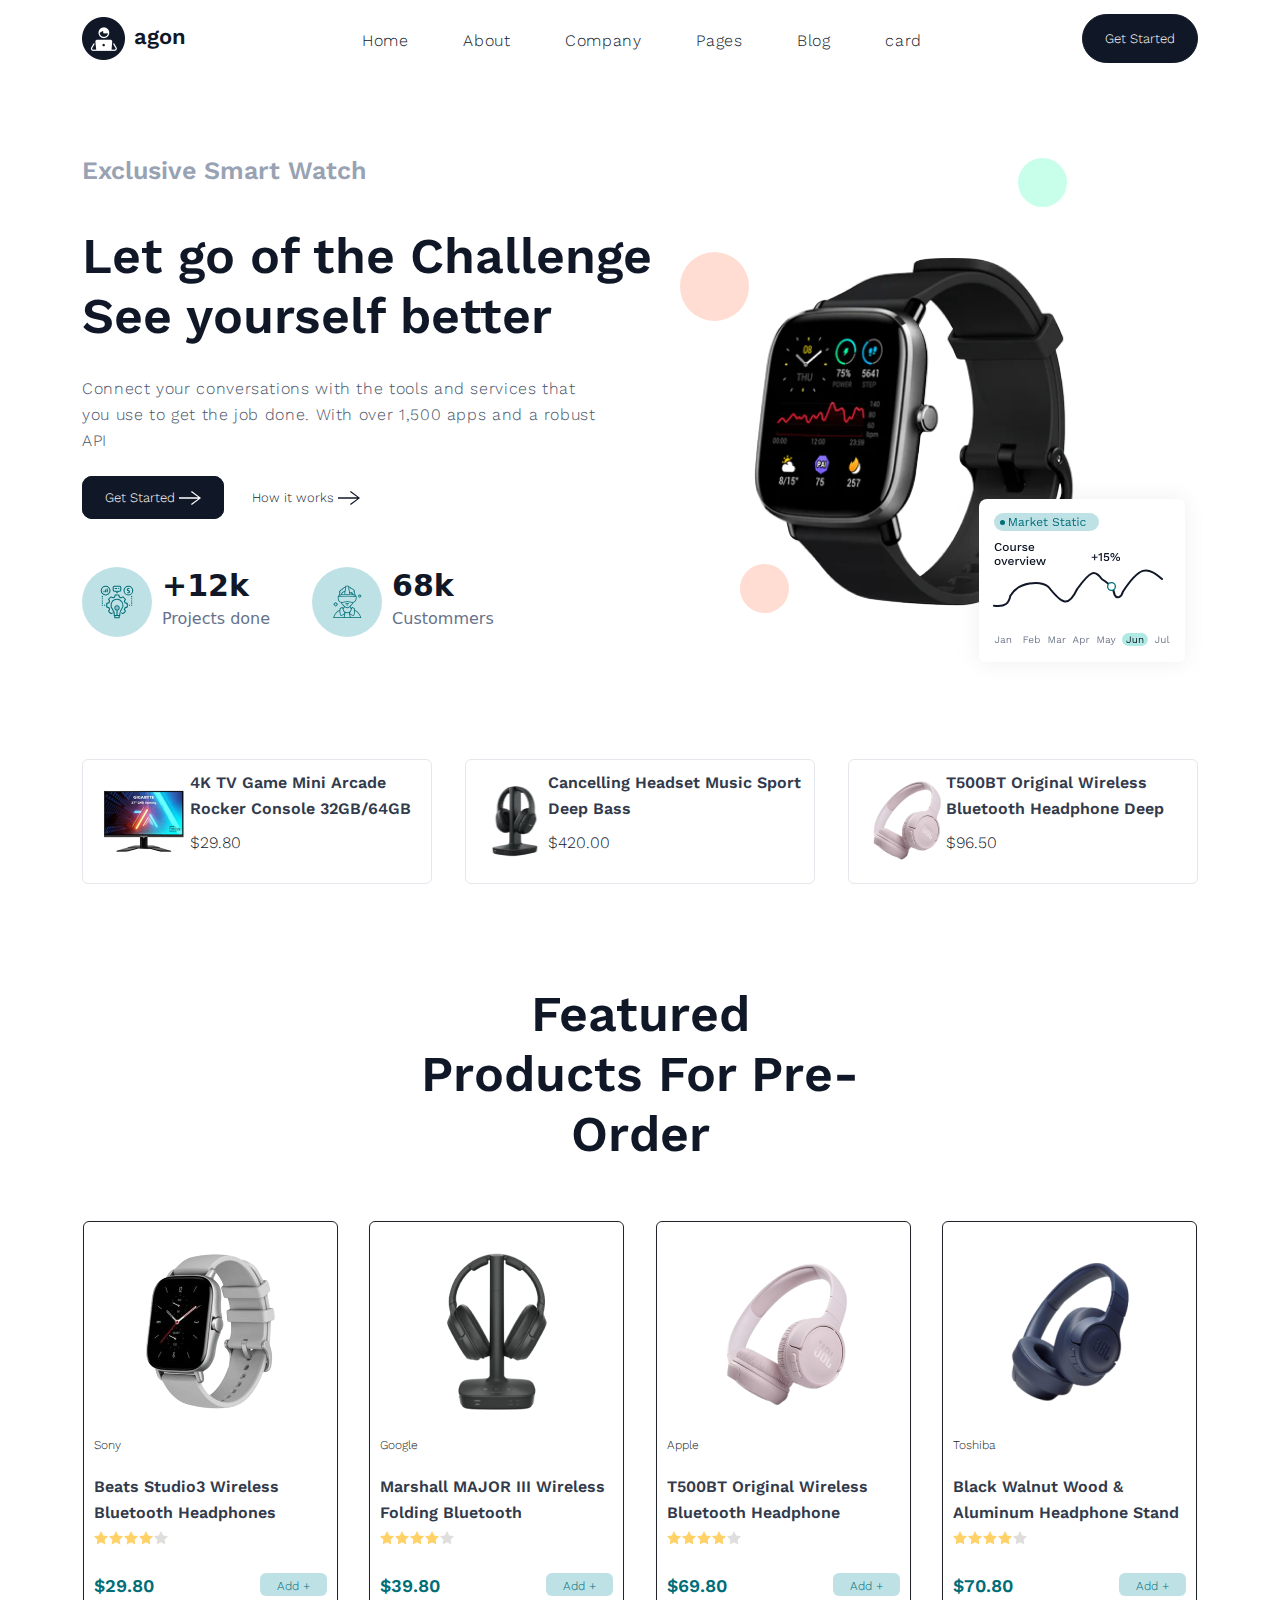
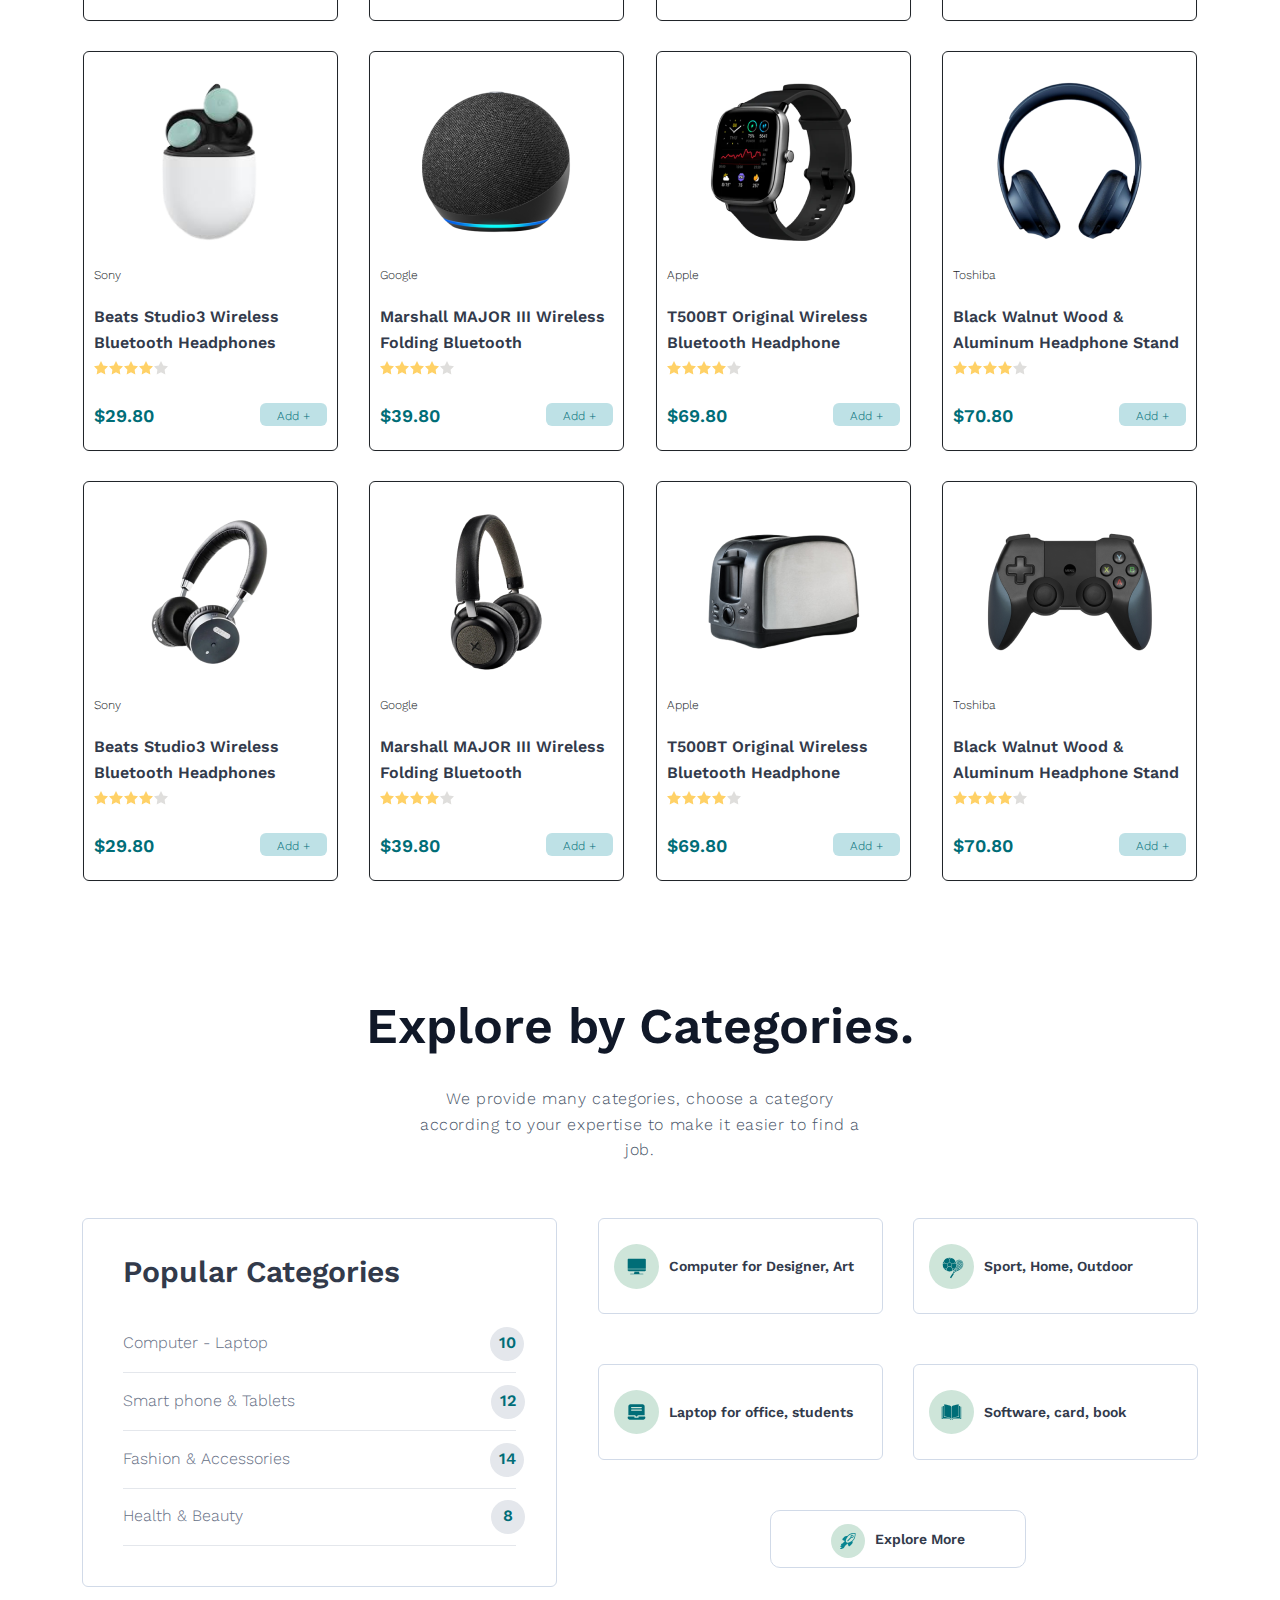
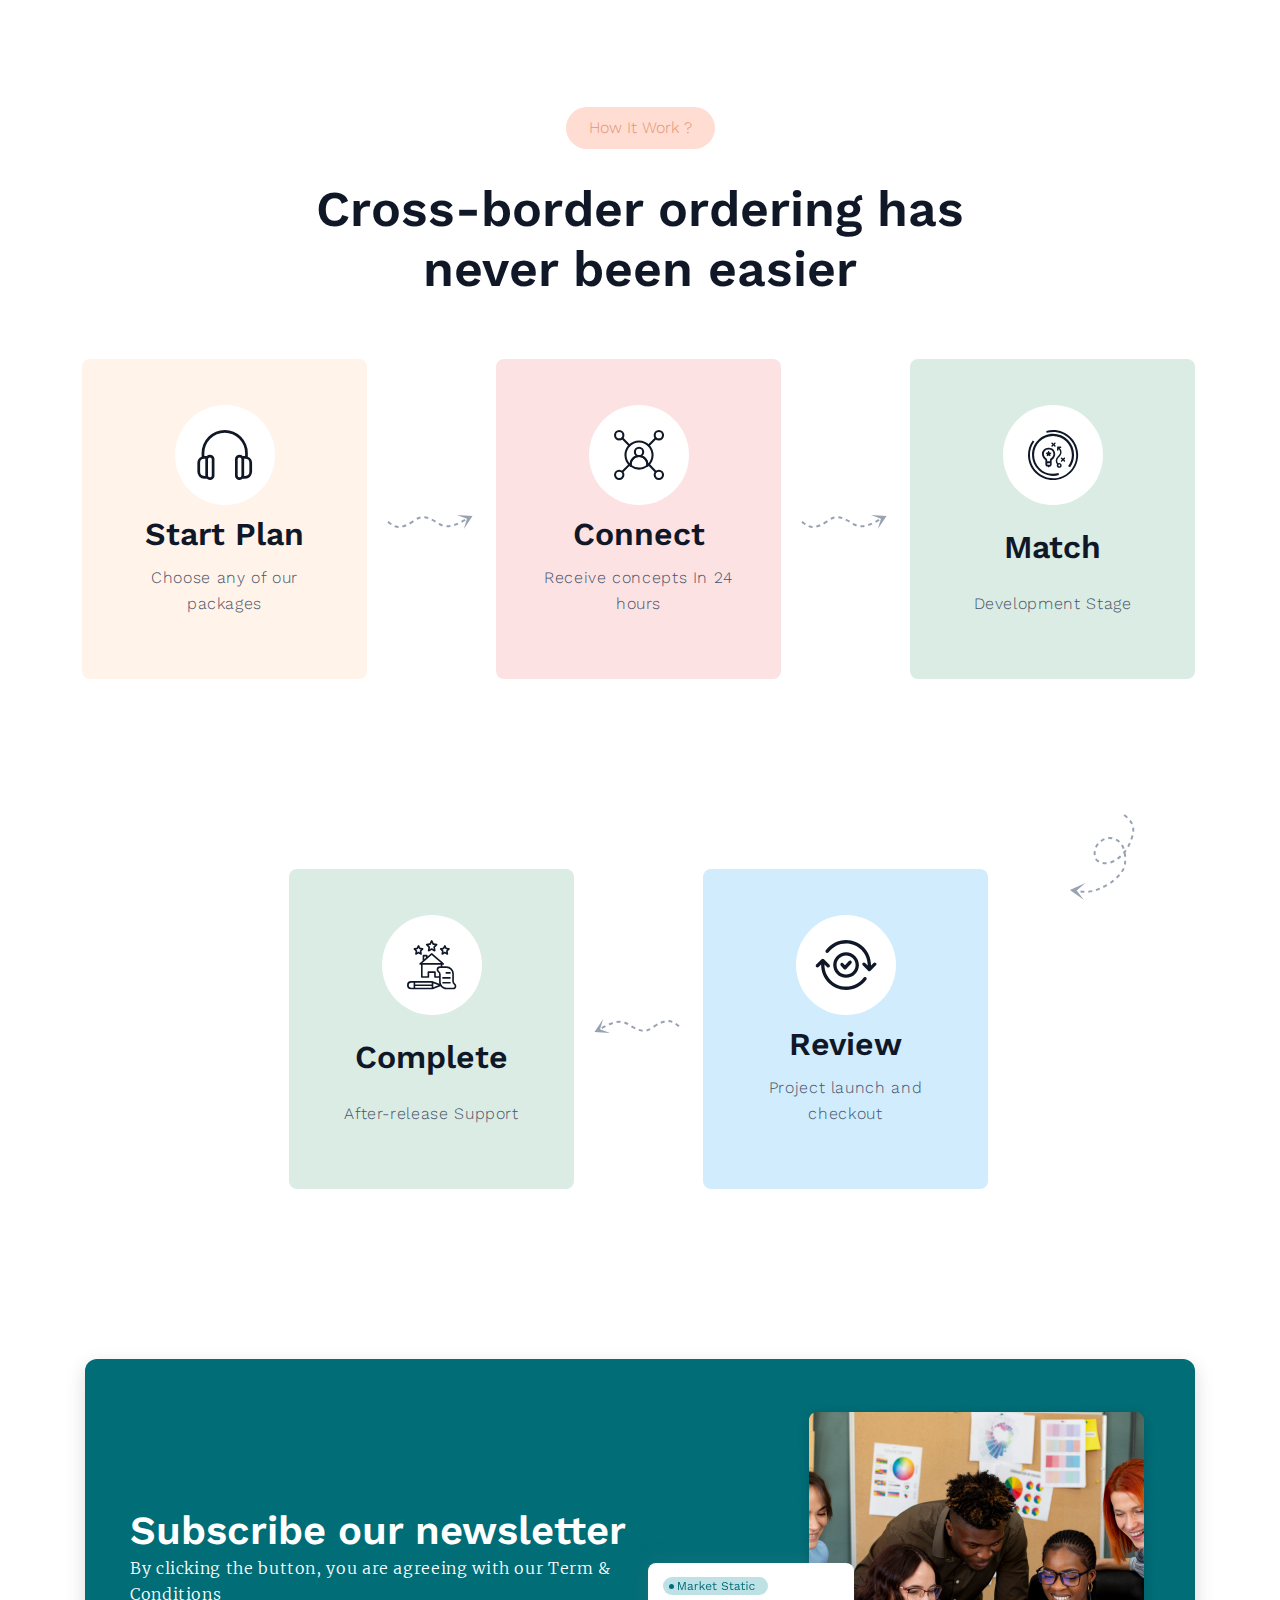
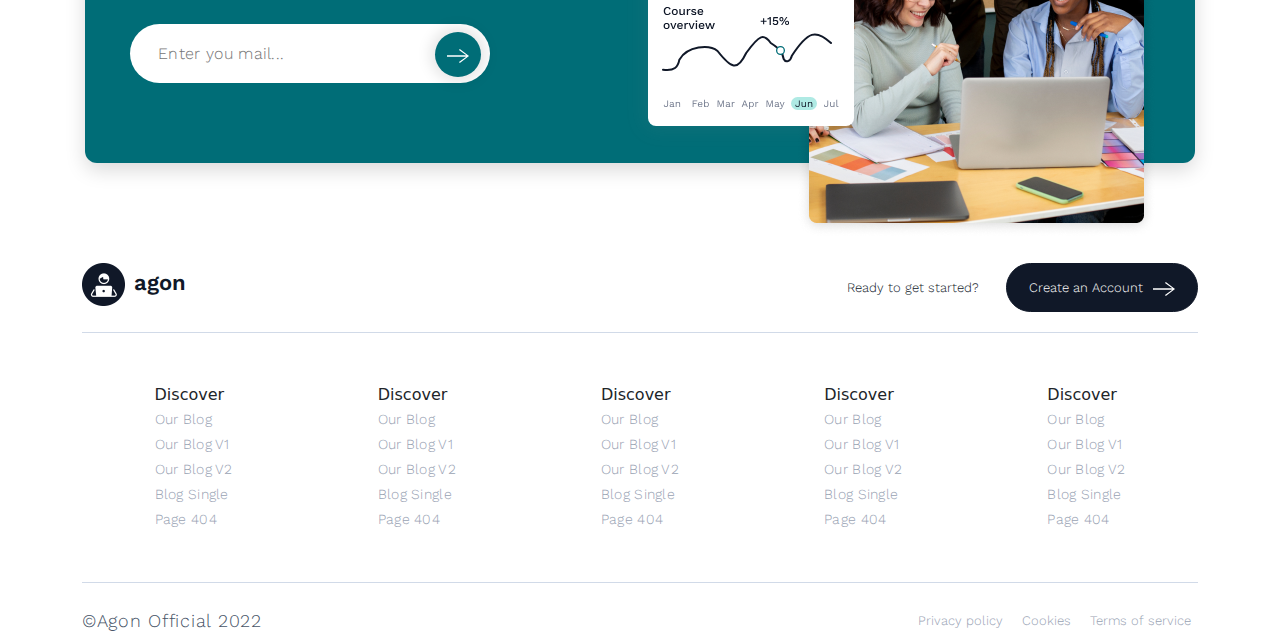
<file: index.html>
<!DOCTYPE html>
<html lang="en">

<head>
    <meta charset="UTF-8">
    <meta name="viewport" content="width=device-width, initial-scale=1.0">
    <title>Agor</title>
    <link rel="icon" href="images/logo.png">
    <link rel="stylesheet" href="styles/style.css">
    <link rel="stylesheet" href="styles/bootstrap.css">
</head>

<body>
    <div class="wrapper">
        <header class="header">
            <nav class="navbar">
                <div class="container">
                    <a href="#" class="logo navbar__logo"><img src="images/logo.png" alt=""><span>agon</span></a>
                    <ul class="list navbar__list navbar__list--add-space-between">
                        <li class="navbar__item"><a href="index.html" class="navbar__link">Home</a></li>
                        <li class="navbar__item"><a href="#" class="navbar__link">About</a></li>
                        <li class="navbar__item"><a href="#" class="navbar__link">Company</a></li>
                        <li class="navbar__item"><a href="#" class="navbar__link">Pages</a></li>
                        <li class="navbar__item"><a href="#" class="navbar__link">Blog</a></li>
                        <li class="navbar__item"><a href="pages/card.html" class="navbar__link">card</a></li>
                    </ul>
                    <div class="dropdown navbar__menu-mobile">
                        <button class="btn btn-secondary dropdown-toggle navbar__menu-mobile-button" type="button"
                            data-bs-toggle="dropdown" aria-expanded="false">
                            Menu
                        </button>
                        <ul class="dropdown-menu">
                            <li><a class="dropdown-item navbar__link" href="index.html">Home</a></li>
                            <li><a class="dropdown-item navbar__link" href="#">About</a></li>
                            <li><a class="dropdown-item navbar__link" href="#">Company</a></li>
                            <li><a class="dropdown-item navbar__link" href="#">Pages</a></li>
                            <li><a class="dropdown-item navbar__link" href="#">Blog</a></li>
                            <li><a class="dropdown-item navbar__link" href="pages/card.html">card</a></li>
                        </ul>
                    </div>
                    <!-- rounding - this is when the rounding increases; for example button border-radius: 10px; go to border-radius: 30px;-->
                    <button class="button navbar__button navbar__button--rounding" type="button">Get Started</button>
                </div>
            </nav>
            <div class="container">
                <div class="header__content">
                    <div class="header__content-left">
                        <p class="top-text header__top-text header__top-text--increase-size">Exclusive Smart Watch</p>
                        <h1 class="title header__title header__title--left">Let go of the Challenge See yourself better
                        </h1>
                        <!-- left - the object appears on the left side -->
                        <p class="desc header__title-desc">Connect your conversations with the tools and services that
                            you use to get the job done. With over 1,500 apps and a robust API</p>
                        <ul class="list header__list header__list--add-space-between">
                            <li><a href="#" class="button header__button">Get Started <img src="vectors/arrow-white.svg"
                                        alt=""></a></li>
                            <!-- light - the background of the object becomes white and its text black and the border may disappear -->
                            <li><a href="#" class="button header__button header__button--light">How it works <img
                                        src="vectors/arrow-black.svg" alt=""></a></li>
                        </ul>
                        <div class="header__stats d-flex">
                            <div class="header__stats-project d-flex">
                                <img src="vectors/something.svg" alt="">
                                <div class="header__project-info">
                                    <h2 class="header__project-info-num">+12k</h2>
                                    <p class="header__project-info-desc">Projects done</p>
                                </div>
                            </div>
                            <div class="header__stats-project-worker d-flex">
                                <img src="vectors/worker.svg" alt="">
                                <div class="header__project-info">
                                    <h2 class="header__project-info-num">68k</h2>
                                    <p class="header__project-info-desc">Custommers</p>
                                </div>
                            </div>
                        </div>
                    </div>
                    <div class="header__content-right">
                        <span class="header__right-circle1"></span>
                        <span class="header__right-circle2"></span>
                        <span class="header__right-circle3"></span>
                        <img src="images/title-watch.png" alt="" class="header__right-watch">
                        <img src="vectors/stats.svg" alt="" class="header__right-stats">
                    </div>
                </div>
            </div>
        </header>
        <main class="main">
            <div class="container">
                <div class="special-menu d-flex">
                    <div class="special__box d-flex">
                        <img src="images/tv.png" alt="" class="special__pic special__pic1">
                        <div class="special__info">
                            <h2 class="special__title">4K TV Game Mini Arcade Rocker Console 32GB/64GB</h2>
                            <p class="special__price">$29.80</p>
                        </div>
                    </div>
                    <div class="special__box d-flex">
                        <img src="images/headphone1.png" alt="" class="special__pic special__pic2">
                        <div class="special__info">
                            <h2 class="special__title">Cancelling Headset Music Sport Deep Bass</h2>
                            <p class="special__price">$420.00</p>
                        </div>
                    </div>
                    <div class="special__box d-flex special__box-mobile">
                        <img src="images/headphones2.png" alt="" class="special__pic special__pic3">
                        <div class="special__info">
                            <h2 class="special__title">T500BT Original Wireless Bluetooth Headphone Deep </h2>
                            <p class="special__price">$96.50</p>
                        </div>
                    </div>
                </div>
            </div>
            <h2 class="title title--custom-setting-1">Featured Products For Pre-Order</h2>
            <div class="container">
                <div class="menu d-grid">
                    <div class="menu__content">
                        <div class="menu__content-img">
                            <img src="images/product1.png" alt="" class="menu__content-pic">
                        </div>
                        <div class="menu__content-info">
                            <p class="top-text menu__content-company">Sony</p>
                            <h2 class="title menu__content-title menu__content-title--redesign">Beats Studio3 Wireless Bluetooth Headphones</h2>
                            <img src="vectors/stars.svg" alt="" class="menu__content-stars">
                            <div class="menu__price-and-button d-flex">
                                <p class="menu__content-price">$29.80</p>
                                <!-- redesign - changing several parameters at once -->
                                <!-- without-resizing - when @media is used to make an object smaller and this is not needed or any other changes -->
                                <form action="#" class="menu__content-form">
                                    <button class="button menu__content--redesign menu__content--without-changes"
                                        type="button">Add +</button>
                                </form>
                            </div>
                        </div>
                    </div>
                    <div class="menu__content">
                        <div class="menu__content-img">
                            <img src="images/product2.png" alt="" class="menu__content-pic">
                        </div>
                        <div class="menu__content-info">
                            <p class="top-text menu__content-company">Google</p>
                            <h2 class="title menu__content-title menu__content-title--redesign">Marshall MAJOR III Wireless Folding Bluetooth</h2>
                            <img src="vectors/stars.svg" alt="" class="menu__content-stars">
                            <div class="menu__price-and-button d-flex">
                                <p class="menu__content-price">$39.80</p>
                                <!-- redesign - changing several parameters at once -->
                                <!-- without-resizing - when @media is used to make an object smaller and this is not needed or any other changes -->
                                <form action="#" class="menu__content-form">
                                    <button class="button menu__content--redesign menu__content--without-changes"
                                        type="button">Add +</button>
                                </form>
                            </div>
                        </div>
                    </div>
                    <div class="menu__content">
                        <div class="menu__content-img">
                            <img src="images/product3.png" alt="" class="menu__content-pic">
                        </div>
                        <div class="menu__content-info">
                            <p class="top-text menu__content-company">Apple</p>
                            <h2 class="title menu__content-title menu__content-title--redesign">T500BT Original Wireless Bluetooth Headphone</h2>
                            <img src="vectors/stars.svg" alt="" class="menu__content-stars">
                            <div class="menu__price-and-button d-flex">
                                <p class="menu__content-price">$69.80</p>
                                <!-- redesign - changing several parameters at once -->
                                <!-- without-resizing - when @media is used to make an object smaller and this is not needed or any other changes -->
                                <form action="#" class="menu__content-form">
                                    <button class="button menu__content--redesign menu__content--without-changes"
                                        type="button">Add +</button>
                                </form>
                            </div>
                        </div>
                    </div>
                    <div class="menu__content">
                        <div class="menu__content-img">
                            <img src="images/product4.png" alt="" class="menu__content-pic">
                        </div>
                        <div class="menu__content-info">
                            <p class="top-text menu__content-company">Toshiba</p>
                            <h2 class="title menu__content-title menu__content-title--redesign">Black Walnut Wood & Aluminum Headphone Stand</h2>
                            <img src="vectors/stars.svg" alt="" class="menu__content-stars">
                            <div class="menu__price-and-button d-flex">
                                <p class="menu__content-price">$70.80</p>
                                <!-- redesign - changing several parameters at once -->
                                <!-- without-resizing - when @media is used to make an object smaller and this is not needed or any other changes -->
                                <form action="#" class="menu__content-form">
                                    <button class="button menu__content--redesign menu__content--without-changes"
                                        type="button">Add +</button>
                                </form>
                            </div>
                        </div>
                    </div>
                    <div class="menu__content">
                        <div class="menu__content-img">
                            <img src="images/product5.png" alt="" class="menu__content-pic">
                        </div>
                        <div class="menu__content-info">
                            <p class="top-text menu__content-company">Sony</p>
                            <h2 class="title menu__content-title menu__content-title--redesign">Beats Studio3 Wireless Bluetooth Headphones</h2>
                            <img src="vectors/stars.svg" alt="" class="menu__content-stars">
                            <div class="menu__price-and-button d-flex">
                                <p class="menu__content-price">$29.80</p>
                                <!-- redesign - changing several parameters at once -->
                                <!-- without-resizing - when @media is used to make an object smaller and this is not needed or any other changes -->
                                <form action="#" class="menu__content-form">
                                    <button class="button menu__content--redesign menu__content--without-changes"
                                        type="button">Add +</button>
                                </form>
                            </div>
                        </div>
                    </div>
                    <div class="menu__content">
                        <div class="menu__content-img">
                            <img src="images/product6.png" alt="" class="menu__content-pic">
                        </div>
                        <div class="menu__content-info">
                            <p class="top-text menu__content-company">Google</p>
                            <h2 class="title menu__content-title menu__content-title--redesign">Marshall MAJOR III Wireless Folding Bluetooth</h2>
                            <img src="vectors/stars.svg" alt="" class="menu__content-stars">
                            <div class="menu__price-and-button d-flex">
                                <p class="menu__content-price">$39.80</p>
                                <!-- redesign - changing several parameters at once -->
                                <!-- without-resizing - when @media is used to make an object smaller and this is not needed or any other changes -->
                                <form action="#" class="menu__content-form">
                                    <button class="button menu__content--redesign menu__content--without-changes"
                                        type="button">Add +</button>
                                </form>
                            </div>
                        </div>
                    </div>
                    <div class="menu__content">
                        <div class="menu__content-img">
                            <img src="images/product7.png" alt="" class="menu__content-pic">
                        </div>
                        <div class="menu__content-info">
                            <p class="top-text menu__content-company">Apple</p>
                            <h2 class="title menu__content-title menu__content-title--redesign">T500BT Original Wireless Bluetooth Headphone</h2>
                            <img src="vectors/stars.svg" alt="" class="menu__content-stars">
                            <div class="menu__price-and-button d-flex">
                                <p class="menu__content-price">$69.80</p>
                                <!-- redesign - changing several parameters at once -->
                                <!-- without-resizing - when @media is used to make an object smaller and this is not needed or any other changes -->
                                <form action="#" class="menu__content-form">
                                    <button class="button menu__content--redesign menu__content--without-changes"
                                        type="button">Add +</button>
                                </form>
                            </div>
                        </div>
                    </div>
                    <div class="menu__content">
                        <div class="menu__content-img">
                            <img src="images/product8.png" alt="" class="menu__content-pic">
                        </div>
                        <div class="menu__content-info">
                            <p class="top-text menu__content-company">Toshiba</p>
                            <h2 class="title menu__content-title menu__content-title--redesign">Black Walnut Wood & Aluminum Headphone Stand</h2>
                            <img src="vectors/stars.svg" alt="" class="menu__content-stars">
                            <div class="menu__price-and-button d-flex">
                                <p class="menu__content-price">$70.80</p>
                                <!-- redesign - changing several parameters at once -->
                                <!-- without-resizing - when @media is used to make an object smaller and this is not needed or any other changes -->
                                <form action="#" class="menu__content-form">
                                    <button class="button menu__content--redesign menu__content--without-changes"
                                        type="button">Add +</button>
                                </form>
                            </div>
                        </div>
                    </div>
                    <div class="menu__content">
                        <div class="menu__content-img">
                            <img src="images/product9.png" alt="" class="menu__content-pic">
                        </div>
                        <div class="menu__content-info">
                            <p class="top-text menu__content-company">Sony</p>
                            <h2 class="title menu__content-title menu__content-title--redesign">Beats Studio3 Wireless Bluetooth Headphones</h2>
                            <img src="vectors/stars.svg" alt="" class="menu__content-stars">
                            <div class="menu__price-and-button d-flex">
                                <p class="menu__content-price">$29.80</p>
                                <!-- redesign - changing several parameters at once -->
                                <!-- without-resizing - when @media is used to make an object smaller and this is not needed or any other changes -->
                                <form action="#" class="menu__content-form">
                                    <button class="button menu__content--redesign menu__content--without-changes"
                                        type="button">Add +</button>
                                </form>
                            </div>
                        </div>
                    </div>
                    <div class="menu__content">
                        <div class="menu__content-img">
                            <img src="images/product10.png" alt="" class="menu__content-pic">
                        </div>
                        <div class="menu__content-info">
                            <p class="top-text menu__content-company">Google</p>
                            <h2 class="title menu__content-title menu__content-title--redesign">Marshall MAJOR III Wireless Folding Bluetooth</h2>
                            <img src="vectors/stars.svg" alt="" class="menu__content-stars">
                            <div class="menu__price-and-button d-flex">
                                <p class="menu__content-price">$39.80</p>
                                <!-- redesign - changing several parameters at once -->
                                <!-- without-resizing - when @media is used to make an object smaller and this is not needed or any other changes -->
                                <form action="#" class="menu__content-form">
                                    <button class="button menu__content--redesign menu__content--without-changes"
                                        type="button">Add +</button>
                                </form>
                            </div>
                        </div>
                    </div>
                    <div class="menu__content">
                        <div class="menu__content-img">
                            <img src="images/product11.png" alt="" class="menu__content-pic">
                        </div>
                        <div class="menu__content-info">
                            <p class="top-text menu__content-company">Apple</p>
                            <h2 class="title menu__content-title menu__content-title--redesign">T500BT Original Wireless Bluetooth Headphone</h2>
                            <img src="vectors/stars.svg" alt="" class="menu__content-stars">
                            <div class="menu__price-and-button d-flex">
                                <p class="menu__content-price">$69.80</p>
                                <!-- redesign - changing several parameters at once -->
                                <!-- without-resizing - when @media is used to make an object smaller and this is not needed or any other changes -->
                                <form action="#" class="menu__content-form">
                                    <button class="button menu__content--redesign menu__content--without-changes"
                                        type="button">Add +</button>
                                </form>
                            </div>
                        </div>
                    </div>
                    <div class="menu__content">
                        <div class="menu__content-img">
                            <img src="images/product12.png" alt="" class="menu__content-pic">
                        </div>
                        <div class="menu__content-info">
                            <p class="top-text menu__content-company">Toshiba</p>
                            <h2 class="title menu__content-title menu__content-title--redesign">Black Walnut Wood & Aluminum Headphone Stand</h2>
                            <img src="vectors/stars.svg" alt="" class="menu__content-stars">
                            <div class="menu__price-and-button d-flex">
                                <p class="menu__content-price">$70.80</p>
                                <!-- redesign - changing several parameters at once -->
                                <!-- without-resizing - when @media is used to make an object smaller and this is not needed or any other changes -->
                                <form action="#" class="menu__content-form">
                                    <button class="button menu__content--redesign menu__content--without-changes"
                                        type="button">Add +</button>
                                </form>
                            </div>
                        </div>
                    </div>
                </div>
            </div>
            <h2 class="title title--custom-setting-2">Explore by Categories.</h2>
            <p class="desc desc--custom-setting-1">We provide many categories, choose a category according to your
                expertise to make it easier to find a job.</p>
            <div class="container">
                <div class="categories d-flex">
                    <div class="categories__content-left">
                        <h2 class="categories__left-title">Popular Categories</h2>
                        <div class="categories__left-box d-flex">
                            <p class="categories__stats">Computer - Laptop</p>
                            <p class="categories__stats-num"><span class="categories__stats-num-circle"></span><span
                                    class="categories__stats-num-text">10</span></p>
                        </div>
                        <div class="categories__left-box d-flex">
                            <p class="categories__stats">Smart phone & Tablets</p>
                            <p class="categories__stats-num"><span class="categories__stats-num-circle"></span><span
                                    class="categories__stats-num-text">12</span></p>
                        </div>
                        <div class="categories__left-box d-flex">
                            <p class="categories__stats">Fashion & Accessories</p>
                            <p class="categories__stats-num"><span class="categories__stats-num-circle"></span><span
                                    class="categories__stats-num-text">14</span></p>
                        </div>
                        <!-- redesign - changing several parameters at once  -->
                        <div class="categories__left-box d-flex categories__left-box--redesign">
                            <p class="categories__stats">Health & Beauty</p>
                            <p class="categories__stats-num"><span
                                    class="categories__stats-num-circle categories__num-circle-i-hate-last-child"></span><span
                                    class="categories__stats-num-text categories__stats-num-text-i-hate-last-child">8</span>
                            </p>
                        </div>
                    </div>
                    <div class="categories__content-right">
                        <div class="categories__right-box d-flex">
                            <img src="vectors/monitor.svg" alt="" class="categories__right-logo">
                            <p class="catgeories__right-text">Computer for Designer, Art</p>
                        </div>
                        <div class="categories__right-box d-flex">
                            <img src="vectors/sport.svg" alt="" class="categories__right-logo">
                            <p class="catgeories__right-text">Sport, Home, Outdoor</p>
                        </div>
                        <div class="categories__right-box d-flex">
                            <img src="vectors/laptop.svg" alt="" class="categories__right-logo">
                            <p class="catgeories__right-text">Laptop for office, students</p>
                        </div>
                        <div class="categories__right-box d-flex">
                            <img src="vectors/book.svg" alt="" class="categories__right-logo">
                            <p class="catgeories__right-text">Software, card, book</p>
                        </div>
                        <button class="button categories__right-button categories__right-button--redesign"
                            type="button"><img src="vectors/rocket.svg" alt=""><span>Explore More</span></button>
                    </div>
                </div>
            </div>
            <div class="button__title">
                <!-- redesign - changing several parameters at once -->
                <button class="button button__title--redesign">How It Work ?</button>
                <h2 class="title button__title-title">Cross-border ordering has never been easier</h2>
            </div>
            <div class="container">
                <div class="tutorial d-grid">
                    <div class="tutorial__content tutorial__content-box-1">
                        <img src="vectors/tutorial1.svg" alt="" class="tutorial__logo">
                        <!-- redesign - changing several parameters at once -->
                        <h2 class="title tutorial__title tutorial__title--redesign">Start Plan</h2>
                        <!-- to-center - when one object needs to be moved to the center -->
                        <p class="desc tutorial__desc tutorial__desc--to-center">Choose any of our packages</p>
                    </div>
                    <img src="vectors/arrow__face-right.svg" alt="" class="tutorial__arrow1">
                    <div class="tutorial__content tutorial__content-box-2">
                        <img src="vectors/tutorial2.svg" alt="" class="tutorial__logo">
                        <!-- redesign - changing several parameters at once -->
                        <h2 class="title tutorial__title tutorial__title--redesign">Connect</h2>
                        <!-- to-center - when one object needs to be moved to the center -->
                        <p class="desc tutorial__desc tutorial__desc--to-center">Receive concepts In 24 hours</p>
                    </div>
                    <img src="vectors/arrow__face-right.svg" alt="" class="tutorial__arrow2">
                    <div class="tutorial__content tutorial__content-box-3">
                        <img src="vectors/tutorial3.svg" alt="" class="tutorial__logo">
                        <!-- redesign - changing several parameters at once -->
                        <h2 class="title tutorial__title tutorial__title--redesign">Match</h2>
                        <!-- to-center - when one object needs to be moved to the center -->
                        <p class="desc tutorial__desc tutorial__desc--to-center">Development Stage</p>
                    </div>
                    <img src="vectors/arrow__face-right-and-down.svg" alt="" class="tutorial__arrow3">
                    <div class="tutorial__content tutorial__content-box-4">
                        <img src="vectors/tutorial5.svg" alt="" class="tutorial__logo">
                        <!-- redesign - changing several parameters at once -->
                        <h2 class="title tutorial__title tutorial__title--redesign">Review</h2>
                        <!-- to-center - when one object needs to be moved to the center -->
                        <p class="desc tutorial__desc tutorial__desc--to-center">Project launch and checkout</p>
                    </div>
                    <img src="vectors/arrow__face-left.svg" alt="" class="tutorial__arrow4">
                    <div class="tutorial__content tutorial__content-box-5">
                        <img src="vectors/tutroial4.svg" alt="" class="tutorial__logo">
                        <!-- redesign - changing several parameters at once -->
                        <h2 class="title tutorial__title tutorial__title--redesign">Complete</h2>
                        <!-- to-center - when one object needs to be moved to the center -->
                        <p class="desc tutorial__desc tutorial__desc--to-center">After-release Support</p>
                    </div>
                </div>
            </div>
            <div class="container">
                <div class="motivator">
                    <div class="motivator__content-left">
                        <h2 class="title motivator__right-title motivator__left-title--redesign">Subscribe our
                            newsletter</h2>
                        <p class="desc motivator__right-desc motivator__left-desc--redesign">By clicking the button, you
                            are agreeing with our Term & Conditions</p>
                        <form action="" class="motivator__left-form">
                            <input type="email" class="motivator__left-input" placeholder="Enter you mail...">
                            <button class="button motivator__left-button" type="button"><img
                                    src="vectors/arrow-white.svg" alt=""></button>
                        </form>
                    </div>
                    <div class="motivator__content-right">
                        <img src="vectors/stats.svg" alt="" class="motivator__right-stats">
                        <img src="images/development__process.png" alt="" class="motivator__right-pic">
                    </div>
                </div>
            </div>
        </main>
        <footer class="footer">
            <div class="container">
                <div class="footer__top-content">
                    <a href="#" class="logo footer__top-logo"><img src="images/logo.png" alt=""><span>agon</span></a>
                    <div class="footer__top-buttons">
                        <!-- redesign - changing several parameters at once -->
                        <!-- rounding - this is when the rounding increases; for example button border-radius: 10px; go to border-radius: 30px;-->
                        <button class="button footer__top-button-redesign footer__top-button-rounding"
                            type="button">Ready to get started?</button>
                        <button class="button footer__top-button-rounding" type="button"><span>Create an
                                Account</span><img src="vectors/arrow-white.svg" alt=""></button>
                    </div>
                </div>
                <div class="footer__middle-content">
                    <ul class="footer__middle-list">
                        <span>Discover</span>
                        <li class="footer__middle-item"><a href="#" class="footer__middle-link">Our Blog</a></li>
                        <li class="footer__middle-item"><a href="#" class="footer__middle-link">Our Blog V1</a></li>
                        <li class="footer__middle-item"><a href="#" class="footer__middle-link">Our Blog V2</a></li>
                        <li class="footer__middle-item"><a href="#" class="footer__middle-link">Blog Single</a></li>
                        <li class="footer__middle-item"><a href="#" class="footer__middle-link">Page 404</a></li>
                    </ul>
                    <ul class="footer__middle-list">
                        <span>Discover</span>
                        <li class="footer__middle-item"><a href="#" class="footer__middle-link">Our Blog</a></li>
                        <li class="footer__middle-item"><a href="#" class="footer__middle-link">Our Blog V1</a></li>
                        <li class="footer__middle-item"><a href="#" class="footer__middle-link">Our Blog V2</a></li>
                        <li class="footer__middle-item"><a href="#" class="footer__middle-link">Blog Single</a></li>
                        <li class="footer__middle-item"><a href="#" class="footer__middle-link">Page 404</a></li>
                    </ul>
                    <ul class="footer__middle-list">
                        <span>Discover</span>
                        <li class="footer__middle-item"><a href="#" class="footer__middle-link">Our Blog</a></li>
                        <li class="footer__middle-item"><a href="#" class="footer__middle-link">Our Blog V1</a></li>
                        <li class="footer__middle-item"><a href="#" class="footer__middle-link">Our Blog V2</a></li>
                        <li class="footer__middle-item"><a href="#" class="footer__middle-link">Blog Single</a></li>
                        <li class="footer__middle-item"><a href="#" class="footer__middle-link">Page 404</a></li>
                    </ul>
                    <ul class="footer__middle-list">
                        <span>Discover</span>
                        <li class="footer__middle-item"><a href="#" class="footer__middle-link">Our Blog</a></li>
                        <li class="footer__middle-item"><a href="#" class="footer__middle-link">Our Blog V1</a></li>
                        <li class="footer__middle-item"><a href="#" class="footer__middle-link">Our Blog V2</a></li>
                        <li class="footer__middle-item"><a href="#" class="footer__middle-link">Blog Single</a></li>
                        <li class="footer__middle-item"><a href="#" class="footer__middle-link">Page 404</a></li>
                    </ul>
                    <ul class="footer__middle-list">
                        <span>Discover</span>
                        <li class="footer__middle-item"><a href="#" class="footer__middle-link">Our Blog</a></li>
                        <li class="footer__middle-item"><a href="#" class="footer__middle-link">Our Blog V1</a></li>
                        <li class="footer__middle-item"><a href="#" class="footer__middle-link">Our Blog V2</a></li>
                        <li class="footer__middle-item"><a href="#" class="footer__middle-link">Blog Single</a></li>
                        <li class="footer__middle-item"><a href="#" class="footer__middle-link">Page 404</a></li>
                    </ul>
                </div>
                <div class="footer__bottom-content">
                    <p class="desc footer__bottom-desc">©Agon Official 2022</p>
                    <div class="footer__bottom-buttons">
                        <button class="button footer__bottom-button--redesign">Privacy policy</button>
                        <button class="button footer__bottom-button--redesign">Cookies</button>
                        <button class="button footer__bottom-button--redesign">Terms of service</button>
                    </div>
                </div>
            </div>
        </footer>
    </div>
    <script src="scripts/bootstrap.js"></script>
    <script src="scripts/script.js"></script>
</body>

</html>
</file>
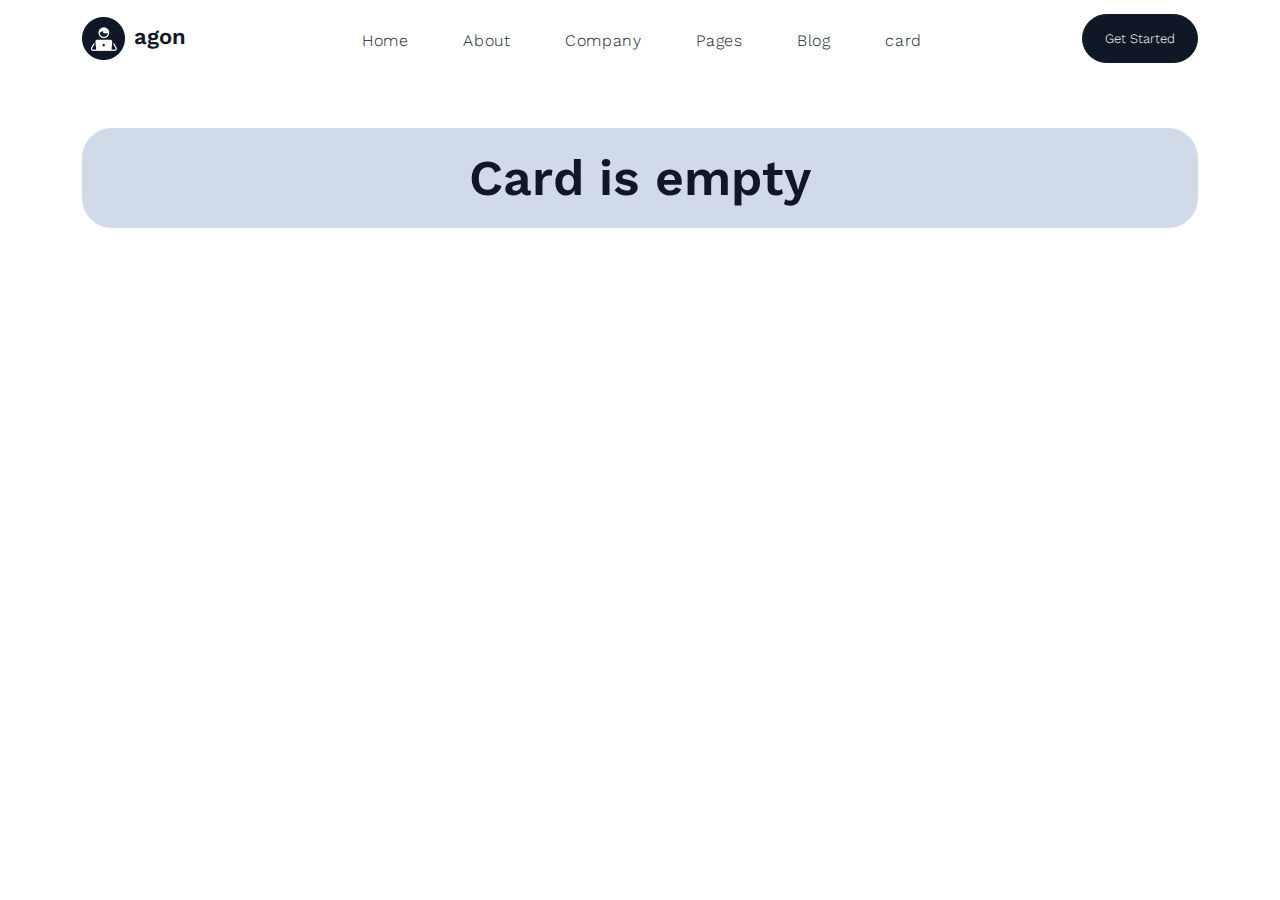
<file: pages/card.html>
<!DOCTYPE html>
<html lang="en">

<head>
    <meta charset="UTF-8">
    <meta name="viewport" content="width=device-width, initial-scale=1.0">
    <link rel="icon" href="../images/logo.png">
    <link rel="stylesheet" href="../styles/style.css">
    <link rel="stylesheet" href="../styles/bootstrap.css">
    <title>Agon</title>
</head>

<body>
    <nav class="navbar">
        <div class="container">
            <a href="#" class="logo navbar__logo"><img src="../images/logo.png" alt=""><span>agon</span></a>
            <ul class="list navbar__list navbar__list--add-space-between">
                <li class="navbar__item"><a href="../index.html" class="navbar__link">Home</a></li>
                <li class="navbar__item"><a href="#" class="navbar__link">About</a></li>
                <li class="navbar__item"><a href="#" class="navbar__link">Company</a></li>
                <li class="navbar__item"><a href="#" class="navbar__link">Pages</a></li>
                <li class="navbar__item"><a href="#" class="navbar__link">Blog</a></li>
                <li class="navbar__item"><a href="card.html" class="navbar__link">card</a></li>
            </ul>
            <div class="dropdown navbar__menu-mobile">
                <button class="btn btn-secondary dropdown-toggle navbar__menu-mobile-button" type="button"
                    data-bs-toggle="dropdown" aria-expanded="false">
                    Menu
                </button>
                <ul class="dropdown-menu">
                    <li><a class="dropdown-item navbar__link" href="../index.html">Home</a></li>
                    <li><a class="dropdown-item navbar__link" href="#">About</a></li>
                    <li><a class="dropdown-item navbar__link" href="#">Company</a></li>
                    <li><a class="dropdown-item navbar__link" href="#">Pages</a></li>
                    <li><a class="dropdown-item navbar__link" href="#">Blog</a></li>
                    <li><a class="dropdown-item navbar__link" href="card.html">card</a></li>
                </ul>
            </div>
            <!-- rounding - this is when the rounding increases; for example button border-radius: 10px; go to border-radius: 30px;-->
            <button class="button navbar__button navbar__button--rounding" type="button">Get Started</button>
        </div>
    </nav>

    <div class="container">
        <div class="card-main">
            <div class="card-item">
            </div>
            <div class="card-order">
                <div class="order__content">
                    <div class="order__content-top d-flex"">
                        <p class=" order__content-product">Product</p>
                        <p class="order__product-num">0</p>
                    </div>
                    <div class="order__content-bottom d-flex"">
                        <p class=" order__content-total">Total</p>
                        <p class="order__total-num">0</p>
                    </div>
                </div>
                <button class="button order__button" type="submit">Order</button>
            </div>
        </div>
    </div>
    <script src="../scripts/script.js"></script>
</body>

</html>
</file>
<file: styles/style.css>
@import url(../fonts/fonts.css);

:root {
    --font-family: "WorkSans";
    --second-family: "Merriweather";
    --color-rich-greenish-blue: #006d77;
    --color-black: #101828;
    --color-white: #fff;
    --color-grey: #98a2b3;
    --color-grey-desc: #475467;
    --color-apricot: #FFDDD2;
    --color-text: #323a4b;
    --color-border: #d1dae8;
    --color-Very-very-pale-blue: #E4E7EC;
}

* {
    margin: 0;
    padding: 0;
    box-sizing: border-box;
    /* border: 3px solid green; */
}

ul {
    list-style: none;
}

/* header */

.button {
    font-family: var(--font-family);
    font-weight: 500;
    font-size: 13px;
    line-height: 162%;
    text-align: center;
    color: var(--color-white);
    padding: 13px 22px;
    border-radius: 10px;
    background-color: var(--color-black);
    border: 1px solid var(--color-black);
    text-decoration: none;
    white-space: nowrap;
}

.navbar__button--rounding {
    border-radius: 47px;
}

.list {
    display: flex;
    align-items: center;
}

.navbar__list {
    width: 45vw;
    transition: 300ms;
    margin-top: 20px;
    padding-left: 1rem;
}

.navbar__menu-mobile {
    display: none;
}

.navbar__link {
    text-decoration: none;
    font-family: var(--font-family);
    font-weight: 500;
    font-size: 16px;
    line-height: 162%;
    letter-spacing: 0.04em;
    color: var(--color-black);
}

.logo {
    font-family: var(--font-family);
    font-weight: 600;
    font-size: 22px;
    line-height: 118%;
    color: var(--color-black);
    text-decoration: none;
    transition: 300ms;
}

.logo span {
    margin-left: 9px;
}

.navbar__menu-mobile-button {
    background-color: var(--color-black) !important;
    font-family: var(--font-family) !important;
    font-weight: 500;
}

.header__list {
    width: 300px;
    padding-left: 0;
    font-family: var(--font-family);
    font-weight: 500;
    font-size: 16px;
    line-height: 162%;
    text-align: center;
}

.navbar__list--add-space-between,
.header__list--add-space-between {
    justify-content: space-between;
}

.header__button--light {
    border: none;
    color: var(--color-black);
    background-color: var(--color-white);
}

.top-text {
    font-family: var(--font-family);
    font-weight: 400;
    font-size: 12px;
    line-height: 217%;
}

.header__top-text--increase-size {
    font-weight: 600;
    font-size: 25px;
    line-height: 104%;
}

.header__top-text {
    color: var(--color-grey);
    margin-bottom: 42px;
}

.title {
    font-family: var(--font-family);
    font-weight: 600;
    font-size: 50px;
    line-height: 120%;
    text-align: center;
    color: var(--color-black);
    margin: auto;
}

.header__title--left {
    text-align: left;
}

.header__title {
    width: 571px;
}

.desc {
    font-family: var(--font-family);
    font-weight: 400;
    font-size: 16px;
    line-height: 162%;
    letter-spacing: 0.04em;
    color: var(--color-grey-desc);
}

.header__title-desc {
    width: 521px;
    margin-top: 30px;
    margin-bottom: 30px;
}

.header__content {
    margin-top: 80px;
    display: flex;
}

.header__project-info-num {
    font-weight: 600;
    font-size: 30px;
    line-height: 87%;
    color: var(--color-black);
}

.header__project-info-desc {
    font-weight: 500;
    font-size: 16px;
    color: #66728b;
    margin-bottom: 0;
}

.header__project-info {
    display: flex;
    justify-content: center;
    flex-direction: column;
    margin-left: 10px;
}

.header__stats-project-worker {
    margin-left: 42px;
}

.header__stats {
    margin-top: 57px;
}

.header__content-right {
    width: 100%;
    position: relative;
}

.header__right-watch {
    position: absolute;
    right: 22%;
    bottom: 6%;
}

.header__right-stats {
    position: absolute;
    right: -1.7%;
    bottom: -10%;
}

.header__right-circle1,
.header__right-circle2,
.header__right-circle3 {
    position: absolute;
    display: grid;
    border-radius: 50%;
}

.header__right-circle1,
.header__right-circle3 {
    width: 49px;
    height: 49px;
}

.header__right-circle2 {
    width: 69px;
    height: 69px;
}

.header__right-circle1,
.header__right-circle2 {
    background-color: var(--color-apricot);
}

.header__right-circle3 {
    background-color: #beffe6d9;
    right: 24%;
}

.header__right-circle2 {
    bottom: 66%;
    left: 5%;
}

.header__right-circle1 {
    bottom: 5%;
    right: 75%;
}

.main {
    margin-top: 122px;
}

.special-menu {
    justify-content: space-between;
}

.special__box {
    align-items: center;
    border: 1px solid var(--color-Very-very-pale-blue);
    border-radius: 6px;
    width: 350px;
    height: 125px;
}

.special__pic1 {
    width: 84px;
    height: 63px;
    margin-left: 19px;
    margin-right: 4px;
}

.special__pic2 {
    width: 59px;
    height: 78px;
    margin-left: 19px;
    margin-right: 4px;
}

.special__pic3 {
    width: 74px;
    height: 86px;
    margin-left: 19px;
    margin-right: 4px;
}

.special__title {
    font-family: var(--font-family);
    font-weight: 600;
    font-size: 16px;
    line-height: 162%;
    color: var(--color-text);
}

.special__price {
    font-family: var(--font-family);
    font-weight: 300;
    font-size: 16px;
    line-height: 162%;
    color: var(--color-black);
}

.title--custom-setting-1 {
    margin-top: 100px;
    width: 455px;
    margin-bottom: 57px;
}

.menu {
    grid-template-columns: repeat(4, 1fr);
    grid-auto-rows: 400px;
    gap: 30px;
    justify-items: center;
}

.menu__content--redesign {
    padding: 0px 13px;
    font-family: var(--font-family);
    font-weight: 500;
    font-size: 12px;
    line-height: 217%;
    text-align: center;
    color: var(--color-rich-greenish-blue);
    background-color: #BEE1E6;
    border: none;
    border-radius: 6px;
    width: 67px;
    height: 23px;
}

.menu__price-and-button {
    justify-content: space-between;
    margin-top: 23px;
    margin-bottom: 29px;
}

.menu__content {
    width: 255px;
    border: 1px solid;
    border-radius: 6px;
    box-shadow: 0 0 1px 1px rgba(228, 231, 236, 0.15);
    padding: 10px;
}

.menu__content-price {
    font-family: var(--font-family);
    font-weight: 600;
    font-size: 18px;
    line-height: 144%;
    color: var(--color-rich-greenish-blue);
}

.menu__content-img {
    min-height: 200px;
    display: flex;
    justify-content: center;
    align-items: center;
    position: relative;
}

.menu__content-title--redesign {
    font-family: var(--font-family);
    font-weight: 600;
    font-size: 16px;
    line-height: 162%;
    color: var(--color-text);
    text-align: start;
}

.title--custom-setting-2 {
    margin-top: 115px;
    margin-bottom: 30px;
}

.desc--custom-setting-1 {
    text-align: center;
    width: 468px;
    margin: auto;
    margin-bottom: 55px;
}

.categories__content-left {
    border: 1px solid var(--color-border);
    border-radius: 6px;
    width: 475px;
    height: 369px;
    padding: 40px;
    display: flex;
    flex-direction: column;
    justify-content: space-between;
    align-self: center;
}

.categories__left-box {
    justify-content: space-between;
    border-bottom: 1px solid var(--color-Very-very-pale-blue);
}

.categories__left-box--remover {
    border: none;
}

.categories__stats-num {
    font-family: var(--font-family);
    font-weight: 600;
    font-size: 16px;
    line-height: 162%;
    text-align: center;
    color: var(--color-rich-greenish-blue);
    position: relative;
}

.categories__stats-num-circle::before {
    position: absolute;
    content: '';
    width: 34px;
    height: 34px;
    border-radius: 50%;
    background-color: var(--color-Very-very-pale-blue);
    left: -9px;
    top: -3px;
}

.categories__stats-num-text {
    position: relative;
}

.categories__stats-num-circle::before:last-child {
    left: -12px;
}

.categories__num-circle-i-hate-last-child::before {
    left: -12px;
}

.categories__stats-num-text-i-hate-last-child {
    padding-right: 3px;
}

.categories__left-title {
    font-family: var(--font-family);
    font-weight: 600;
    font-size: 30px;
    line-height: 87%;
    color: var(--color-text);
    margin-bottom: 30px;
}

.categories__stats {
    font-family: var(--font-family);
    font-weight: 400;
    font-size: 16px;
    line-height: 162%;
    color: #667085;
}

.categories {
    margin-bottom: 120px;
    justify-content: space-between;
}

.categories__right-box {
    border: 1px solid var(--color-border);
    border-radius: 6px;
    width: 285px;
    height: 96px;
    padding: 15px;
    align-items: center;
}

.categories__right-logo {
    height: 70%;
}

.catgeories__right-text {
    font-family: var(--font-family);
    font-weight: 600;
    font-size: 14px;
    line-height: 186%;
    color: var(--color-text);
    margin-top: 15px;
    margin-left: 10px;
}

.categories__content-right {
    display: grid;
    grid-template-columns: repeat(2, 1fr);
    justify-items: center;
    gap: 30px;
}

.categories__right-button {
    border: 1px solid var(--color-border);
    width: 256px;
    height: 58px;
    background-color: var(--color-white);
    font-family: var(--font-family);
    font-weight: 600;
    font-size: 14px;
    line-height: 186%;
    text-align: center;
    color: var(--color-text);
    grid-column: 1 / 3;
}

.categories__right-button span {
    margin-left: 10px;
}

.button__title--redesign {
    font-family: var(--font-family);
    font-weight: 400;
    font-size: 16px;
    line-height: 162%;
    text-align: center;
    color: #e29578;
    padding: 8px 23px;
    background-color: #FFDDD2;
    border-radius: 48px;
    border: none;
}

.button__title {
    display: flex;
    align-items: center;
    flex-direction: column;
    width: 100%;
}

.button__title-title {
    width: 648px;
    margin-top: 30px;
    margin-bottom: 60px;
}

.tutorial__title--redesign {
    font-size: 32px;
    line-height: 81%;
}

.tutorial__content {
    width: 285px;
    height: 320px;
    border-radius: 8px;
    padding: 46px;
    display: flex;
    flex-direction: column;
    align-items: center;
    justify-content: space-between;
    margin: auto;
}

.tutorial__desc--to-center {
    text-align: center;
}

.tutorial__content-box-1 {
    background-color: #fff3ea;
}

.tutorial__content-box-2 {
    background-color: #fde2e4;
}

.tutorial__content-box-3 {
    background-color: #dbece5;
}

.tutorial__content-box-4 {
    background-color: #d1ecfd;
    grid-row: 2 / 4;
    grid-column: 3 / 6;
}

.tutorial__content-box-5 {
    background-color: #dbece5;
    grid-row: 2 / 4;
    grid-column: 1 / 4;
}

.tutorial {
    grid-auto-columns: 320px;
    grid-template-columns: repeat(5, 1fr);
    grid-template-rows: repeat(3, 1fr);
    gap: 20px;
}

.tutorial__arrow1,
.tutorial__arrow2,
.tutorial__arrow3,
.tutorial__arrow4 {
    margin: auto;
}

.tutorial__arrow3 {
    grid-row: 2 / 2;
    grid-column: 5 / 6;
    margin-top: 115px;
    margin-right: 60px;
}

.tutorial__arrow4 {
    grid-row: 2 / 4;
    grid-column: 3 / 5;
    margin-left: 95px;
}

.motivator__left-form {
    position: relative;
}

.motivator__left-input {
    border-radius: 53px;
    width: 360px;
    height: 59px;
    padding: 9px 28px;
    border: none;
    outline: none;
    font-family: var(--font-family);
    font-weight: 400;
    font-size: 16px;
    line-height: 150%;
    letter-spacing: 0.02em;
}

.motivator__left-button {
    position: absolute;
    border-radius: 100%;
    background-color: var(--color-rich-greenish-blue);
    box-shadow: 0 0 14px 5px rgba(0, 0, 0, 0.1);
    border: none;
    padding: 12px;
    left: 305px;
    top: 8px;
}

.motivator {
    border-radius: 12px;
    width: 1110px;
    height: 404px;
    box-shadow: 0 7px 20px 0 rgba(0, 0, 0, 0.15);
    background: var(--color-rich-greenish-blue);
    padding: 80px 45px;
    margin: auto;
    display: flex;
    align-items: flex-end;
}

.motivator__left-title--redesign {
    font-size: 40px;
    line-height: 125%;
    color: var(--color-white);
    text-align: start;
}

.motivator__left-desc--redesign {
    font-family: var(--second-family);
    font-weight: 300;
    font-size: 16px;
    line-height: 162%;
    letter-spacing: 0.04em;
    color: var(--color-white);
    width: 485px;
}

.motivator__content-right {
    position: relative;
}

.motivator__right-pic {
    position: absolute;
    bottom: -155px;
    left: 170px;
}

.motivator__right-stats {
    position: absolute;
    z-index: 1;
    bottom: -65px;
}

.footer {
    margin-top: 100px;
}

.footer__top-content {
    display: flex;
    justify-content: space-between;
}

.footer__top-button-rounding {
    border-radius: 38px;
}

.footer__top-button-rounding span {
    margin-right: 10px;
}

.footer__top-button-redesign {
    border: none;
    background-color: rgba(0, 0, 0, 0);
    color: var(--color-black);
}

.footer__middle-link {
    font-family: var(--font-family);
    font-weight: 400;
    font-size: 14px;
    line-height: 171%;
    letter-spacing: 0.02em;
    color: var(--color-grey);
    text-decoration: none;
}

.footer__middle-content {
    display: grid;
    grid-template-columns: repeat(5, 1fr);
    align-items: center;
    border-top: 1px solid var(--color-border);
    border-bottom: 1px solid var(--color-border);
    padding: 50px 0;
    margin-top: 20px;
}

.footer__bottom-desc {
    font-weight: 500;
    font-size: 18px;
    line-height: 144%;
    margin-bottom: 0;
}

.footer__middle-list {
    margin: auto;
    padding-left: 0;
}

.footer__bottom-content {
    margin-top: 20px;
    display: flex;
    justify-content: space-between;
    align-items: center;
}

.footer__bottom-button--redesign {
    border: none;
    color: var(--color-grey);
    padding: 7px;
    background-color: var(--color-white);
}

.card-main {
    display: grid;
    grid-template-columns: repeat(3, 1fr);
    gap: 30px;
}

.card-item{
    grid-column: 1 / 3;
    margin-top: 50px;
    background-color: var(--color-border);
    border-radius: 30px;
    padding: 20px;
    margin-top: 50px;
}

.card__left-count {
    width: 40px;
    border: none;
    outline: none;
    background: 0 0;
    text-align: center;
    margin-top: 5px;
}

.card__left {
    display: flex;
    width: 600px;
    align-items: center;
    height: 220px;
    padding-left: 30px;
}

.card__left-box {
    margin-left: 40px;
}

.card__left-title {
    font-size: 20px;
    width: 244px;
}

.card__right {
    display: flex;
    flex-direction: column;
    justify-content: space-evenly;
    align-items: center;
}

.card__content {
    height: 230px;
    justify-content: space-between;
    width: 100%;
}

.card__right-button {
    background-color: unset;
    border: none;
}

.card__left-button-plus,
.card__left-button-minus {
    position: relative;
    border: none;
    transition: background-color .3s ease 0s;
    padding: 12px;
    width: 32px;
    height: 32px;
    border-radius: 8px;
    background-color: #f1f1f5;
}

.card__left-button-plus::before,
.card__left-button-plus::after,
.card__left-button-minus::before {
    content: '';
    position: absolute;
    width: 12px;
    height: 2px;
    background-color: #242424;
    border-radius: 4px;
    display: block;
    left: calc(50% - 6px);
    top: 50%;
}

.card__left-button-plus::after {
    rotate: 90deg;
}

.card-order {
    margin-top: 50px;
    background-color: var(--color-border);
    border-radius: 30px;
    padding: 20px;
    height: 200px;
    display: flex;
    flex-direction: column;
    align-self: flex-start;
}

.order__content-top,
.order__content-bottom {
    justify-content: space-between;
}

.order__content-product, .order__content-total, .order__total-num, .order__product-num{
    font-family: var(--font-family);
    font-weight: 600;
}

.order__content-product, .order__product-num{
    font-size: 18px;
    color: var(--color-grey-desc);
}

.order__content-total, .order__total-num{
    font-size: 30px;
}

.order__button{
    font-size: 20px;
    font-weight: 600;
    padding: 10px;
}

.card__left-container{
    width: 150px;
    height: 165px;
    display: flex;
    justify-content: center;
}

.card__right-price{
    font-family: var(--font-family);
    font-weight: 600;
    font-size: 20px;
}

.card__content-index{
    display: none;
}








@media (hover: hover) {
    .logo:hover {
        color: var(--color-rich-greenish-blue);
    }

    .navbar__link:hover {
        color: var(--color-rich-greenish-blue);
    }
}

@media (hover: none) {
    .logo:active {
        color: var(--color-rich-greenish-blue);
    }

    .navbar__link:active {
        color: var(--color-rich-greenish-blue);
    }
}

@media (max-width:1400px) {
    .tutorial {
        grid-template-columns: repeat(11, 1fr);
    }
}


@media (max-width:1200px) {

    .header__right-circle1,
    .header__right-circle2,
    .header__right-circle3 {
        display: none;
    }

    .special__title {
        font-size: 14px;
    }

    .menu {
        grid-template-columns: repeat(3, 1fr);
    }

    .categories__content-left {
        padding: 25px;
        margin-right: 30px;
    }

    .categories__left-title {
        font-size: 27px;
    }

    .tutorial__content {
        width: 225px;
        padding: 20px;
    }

    .tutorial__arrow4 {
        margin-left: 68px;
    }

    .motivator {
        width: unset;
        align-items: unset;
    }

    .motivator__right-stats {
        right: -110px;
    }

    .motivator__right-pic {
        left: unset;
    }
}

@media (max-width:992px) {
    .header__title {
        font-size: 35px;
        width: 400px;
    }

    .header__right-watch {
        width: 69%;
        bottom: 50%;
        right: 10%;
    }

    .header__right-stats {
        bottom: -6%;
    }

    .header__title-desc {
        width: 397px;
    }

    .special__title {
        font-size: 12px;
    }

    .menu {
        grid-template-columns: repeat(2, 1fr);
    }

    .categories {
        flex-direction: column;
        align-items: center;
    }

    .categories__content-left {
        margin-bottom: 30px;
    }

    .categories__content-left {
        margin-right: 0;
    }

    .tutorial__arrow1,
    .tutorial__arrow2,
    .tutorial__arrow3,
    .tutorial__arrow4 {
        display: none;
    }

    .tutorial {
        grid-template-columns: repeat(3, 1fr);
    }

    .tutorial__content-box-5 {
        grid-column: 1 / 3;
    }

    .tutorial__content-box-4 {
        grid-column: 2 / 4;
    }

    .motivator__right-stats {
        bottom: 20px;
        right: 65px;
    }

    .motivator {
        display: grid;
        height: unset;
        padding: 45px;
    }

    .motivator__content-right {
        display: flex;
        margin-top: 30px;
    }

    .motivator__right-pic {
        position: unset;
    }
}

@media (max-width:768px) {
    .button {
        padding: 8px 12px;
    }

    .menu__content--without-changes {
        padding: 0;
    }

    .navbar__list {
        display: none;
    }

    .navbar__menu-mobile {
        display: grid;
    }

    .header__right-stats {
        bottom: 4%;
        width: 160%;
        right: -22%;
    }

    .header__title-desc {
        font-size: 14px;
        width: 300px;
    }

    .header__right-watch {
        width: 100%;
        bottom: 44%;
        right: 30%;
    }

    .special-menu {
        flex-wrap: wrap;
    }

    .special__box {
        width: 250px;
    }

    .special__box-mobile {
        margin: 15px auto auto auto;
    }

    .special__title {
        font-style: 13px;
    }

    .menu {
        gap: 15px;
    }

    .title--custom-setting-1 {
        width: unset;
        font-size: 30px;
    }

    .tutorial {
        grid-template-rows: unset;
        grid-template-columns: repeat(2, 1fr);
    }

    .tutorial__content-box-4 {
        grid-column: unset;
        grid-row: 3 / 4;
    }

    .tutorial__content-box-5 {
        grid-column: unset;
        grid-row: 3 / 4;
    }

    .tutorial__content-box-3 {
        grid-column: 1 / 3;
    }

    .button__title-title {
        width: unset;
        font-size: 30px;
    }

    .title--custom-setting-2 {
        width: unset;
        font-size: 30px;
    }

    .motivator__right-stats {
        right: 0px;
    }

    .motivator {
        padding: 15px;
        margin-top: 100px;
    }

    .motivator__left-button {
        padding: 12px;
    }

    .motivator__left-title--redesign {
        font-size: 30px;
    }

    .motivator__left-desc--redesign,
    .motivator__left-title--redesign {
        text-align: center;
    }

    .motivator__left-input {
        margin: auto;
    }

    .motivator__left-desc--redesign {
        width: unset;
    }

    .footer__middle-list:nth-of-type(5) {
        grid-column: 2 / 4;
        grid-row: 2 / 4;
    }

    .footer__middle-list:nth-of-type(4) {
        grid-column: 1 / 3;
        grid-row: 2 / 4;
    }

    .footer__middle-content {
        grid-template-columns: repeat(3, 1fr);
        grid-template-rows: repeat(3, 1fr);
    }
}

@media (max-width:576px) {

    .header__content-right {
        display: none;
    }

    .special-menu {
        justify-content: space-around;
    }

    .menu {
        grid-template-columns: repeat(1, 1fr);
    }

    .header__content-left {
        margin-top: 30px;
        display: flex;
        flex-direction: column;
        align-items: center;
    }

    .header__content {
        display: unset;
    }

    .categories__content-right {
        grid-template-columns: repeat(1, 1fr);
    }

    .categories__right-button {
        grid-column: 1 / 1;
    }

    .categories__content-left {
        width: 380px;
    }
}

@media (max-width:524px) {
    .special__box-mobile {
        margin: 0;
    }

    .special__box {
        margin-top: 10px;
    }

    .desc--custom-setting-1 {
        width: auto;
    }

    .header__stats {
        flex-direction: column;
        align-items: center;
        width: 100%;
    }

    .header__stats-project-worker {
        margin-left: 0;
        margin-top: 30px;
    }

    .header__title {
        font-size: 25px;
        width: 286px;
    }

    .categories__content-left {
        width: 340px;
    }

    .tutorial {
        grid-template-columns: repeat(1, 1fr);
    }

    .tutorial__content {
        grid-column: unset;
        grid-row: unset;
        height: 290px;
    }

    .motivator__right-stats,
    .motivator__right-pic {
        display: none;
    }

    .motivator__left-title--redesign,
    .motivator__left-desc--redesign {
        text-align: start;
    }

    .motivator__left-input {
        width: 270px;
    }

    .motivator__left-button {
        padding: 10px;
        left: 220px;
        top: 9px;
    }

    .footer__top-button-redesign,
    .footer__bottom-button--redesign {
        padding: 8px;
    }

    .footer__bottom-content,
    .footer__top-content {
        flex-direction: column;
        justify-content: center;
        align-items: center;
    }

    .footer__top-logo {
        margin-bottom: 20px;
    }
}
</file>
